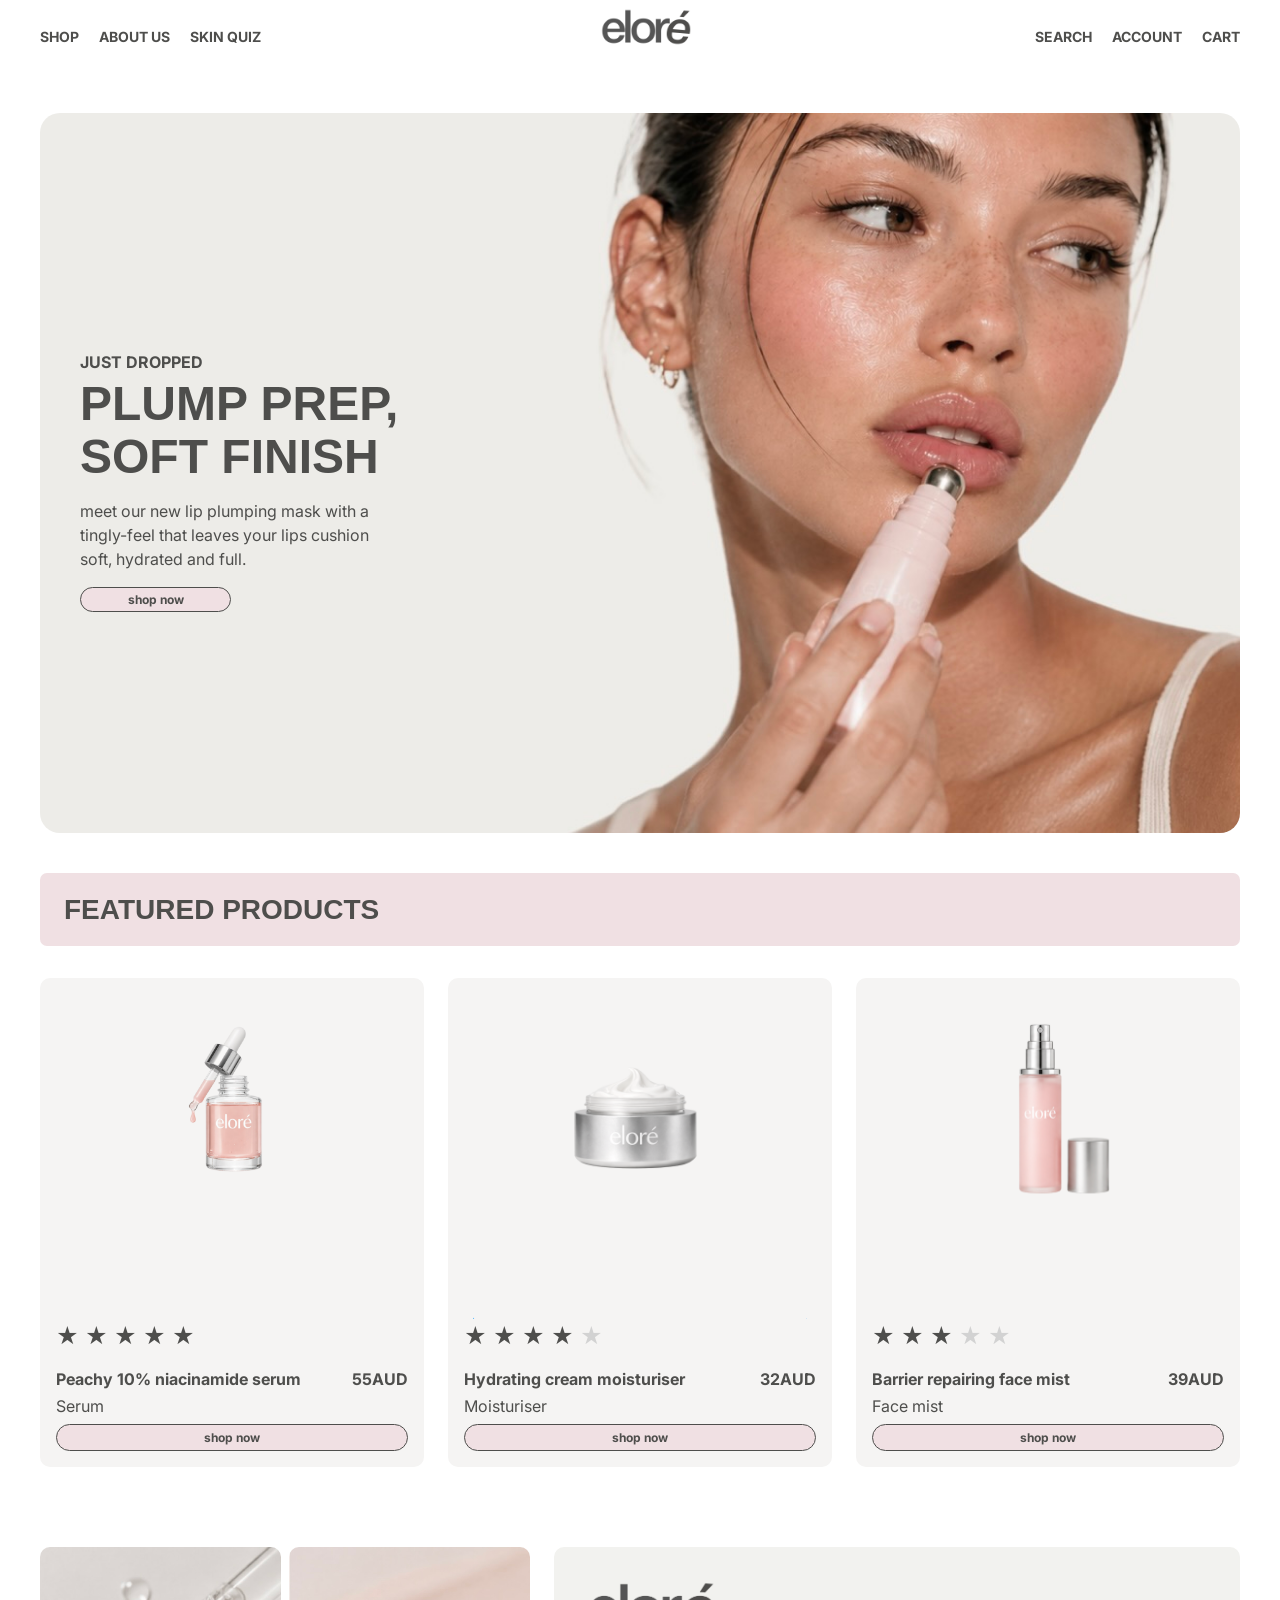
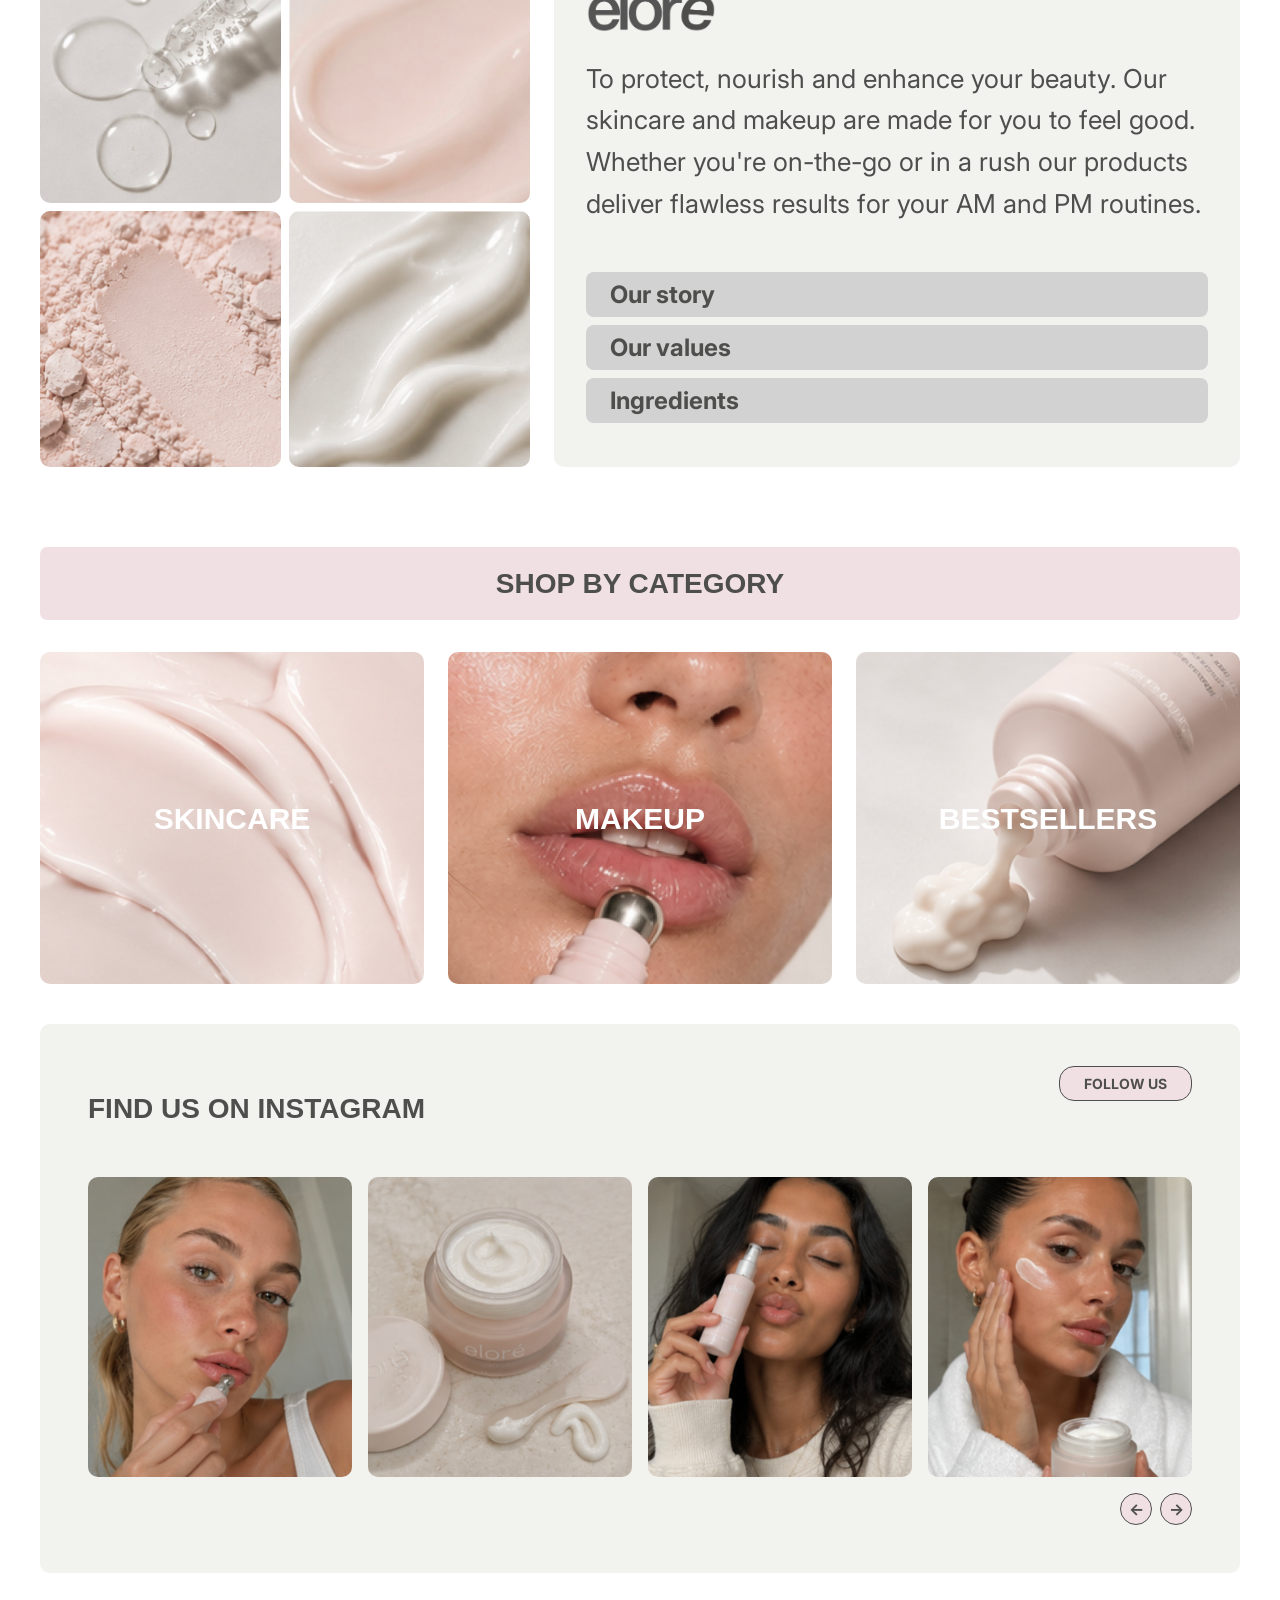
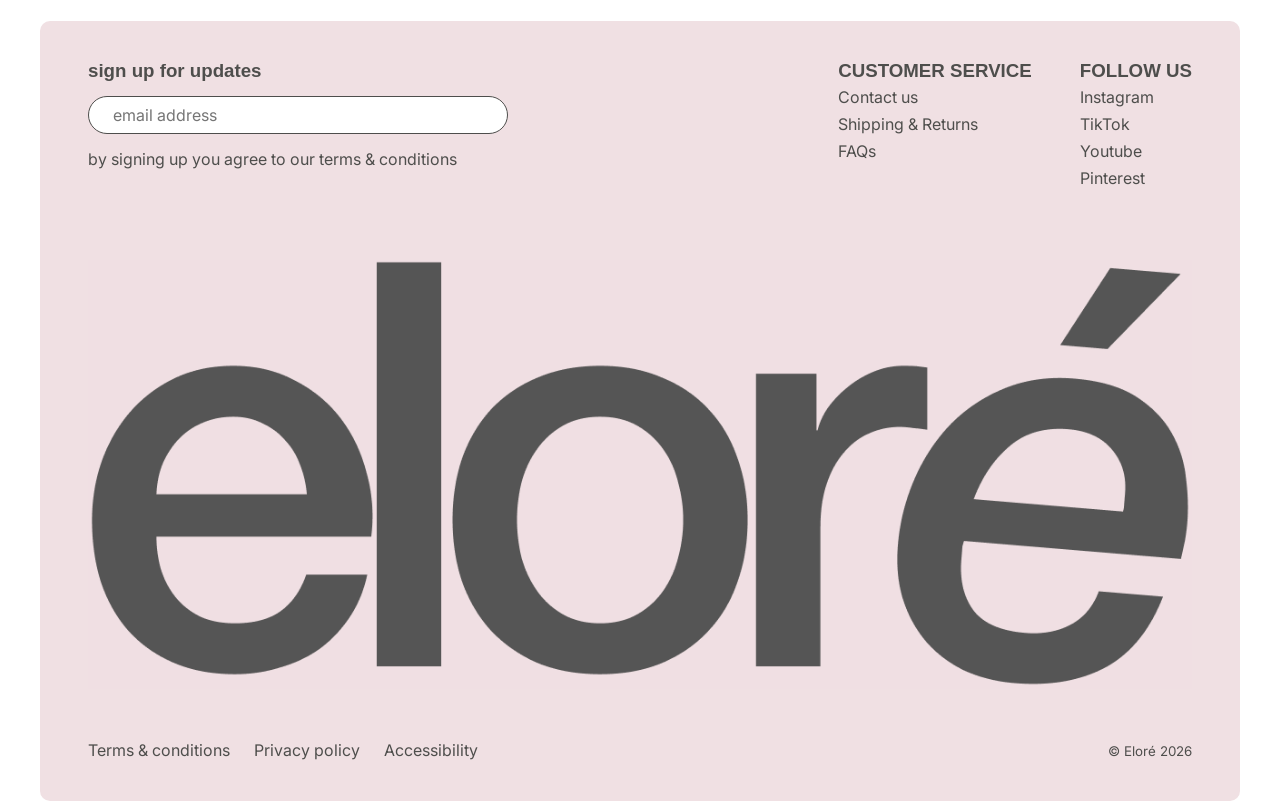
<file: index.html>
<!DOCTYPE html>
<html lang="en">
<head>
  <meta charset="UTF-8">
  <meta name="viewport" content="width=device-width, initial-scale=1.0">
  <title>Eloré – Skincare & Makeup</title>
  <link rel="preconnect" href="https://fonts.googleapis.com">
  <link rel="preconnect" href="https://fonts.gstatic.com" crossorigin>
  <link href="https://fonts.googleapis.com/css2?family=Inter:wght@400;600;700&display=swap" rel="stylesheet">
  <link rel="stylesheet" href="styles.css">
</head>
<body>

  <!-- 1. Navigation -->
<header>
  <nav aria-label="Main navigation">

    <div class="nav-left">
      <a href="shop.html">SHOP</a>
      <a href="#about-us">ABOUT US</a>
      <a href="#skin-quiz">SKIN QUIZ</a>
    </div>

    <div class="nav-center">
      <a href="#home" class="nav-logo" aria-label="Eloré homepage">
        <img src="https://emeliesahlstrom.github.io/images/elore-logo-nav.png" alt="Eloré">
      </a>

      <!-- Hamburger button (mobile only) -->
      <button class="hamburger" aria-label="Toggle navigation">
        <span></span>
        <span></span>
        <span></span>
      </button>
    </div>

    <div class="nav-right">
      <a href="#search">SEARCH</a>
      <a href="#account">ACCOUNT</a>
      <a href="#cart">CART</a>
    </div>

  </nav>
</header>

<main>

  <!-- 2. Hero section -->
  <section id="home" aria-labelledby="hero-title">
    <div class="hero-content">
      <p class="hero-kicker">JUST DROPPED</p>
      <h1 id="hero-title">
  PLUMP PREP,<br>
  SOFT FINISH
</h1>
      <p>meet our new lip plumping mask with a <br> 
        tingly-feel that leaves your lips cushion <br> 
        soft, hydrated and full.</p>
      <a href="product.html">
  <button type="button">shop now</button>
</a>
    </div>

  </section>

  <!-- 3. Featured products section -->
  <section id="featured-products" aria-labelledby="featured-heading">
  <header class="section-header">
    <h2 id="featured-heading">FEATURED PRODUCTS</h2>
  </header>


<!-- Horizontal row -->
    <div class="carousel-wrapper">
      <div class="product-row">

        <!-- Product 1 -->
        <article class="product-card">
          <figure>
            <img src="https://emeliesahlstrom.github.io/images/product-card-01-desktop.png"
                 alt="Peachy 10% niacinamide serum">
          </figure>
          <div class="product-rating" aria-label="Rated 5 out of 5 stars">
            <span>★ ★ ★ ★ ★</span>
          </div>
          <p class="product-title-price">
            <strong>Peachy 10% niacinamide serum</strong>
            <span>55AUD</span>
          </p>
          <p>Serum</p>
          <button type="button">shop now</button>
        </article>

        <!-- Product 2 -->
        <article class="product-card">
          <figure>
            <img src="https://emeliesahlstrom.github.io/images/product-card-02-desktop.png"
                 alt="Hydrating cream moisturiser">
          </figure>
          <div class="product-rating" aria-label="Rated 4 out of 5 stars">
            <span>★</span>
            <span>★</span>
            <span>★</span>
            <span>★</span>
            <span class="star-empty">★</span>
          </div>
          <p class="product-title-price">
            <strong>Hydrating cream moisturiser</strong>
            <span>32AUD</span>
          </p>
          <p>Moisturiser</p>
          <button type="button">shop now</button>
        </article>

        <!-- Product 3 -->
        <article class="product-card">
          <figure>
            <img src="https://emeliesahlstrom.github.io/images/product-card-03-desktop.png"
                 alt="Barrier repairing face mist">
          </figure>
          <div class="product-rating" aria-label="Rated 3 out of 5 stars">
            <span>★</span>
            <span>★</span>
            <span>★</span>
            <span class="star-empty">★</span>
            <span class="star-empty">★</span>
          </div>
          <p class="product-title-price">
            <strong>Barrier repairing face mist</strong>
            <span>39AUD</span>
          </p>
          <p>Face mist</p>
          <button type="button">shop now</button>
        </article>

      </div>
    </div>
  </section>

  <!-- 4. Eloré brand statement section -->
  <section id="brand-statement" aria-labelledby="brand-heading">
    <div class="brand-layout">

      <!-- Ingredient grid -->
      <div class="brand-ingredients-grid" aria-label="Key ingredient images">
        <figure>
          <img src="https://emeliesahlstrom.github.io/images/elore-card-01-desktop.jpeg"
               alt="Ingredient image 1">
        </figure>
        <figure>
          <img src="https://emeliesahlstrom.github.io/images/elore-card-02-desktop.jpeg"
               alt="Ingredient image 2">
        </figure>
        <figure>
          <img src="https://emeliesahlstrom.github.io/images/elore-card-03-desktop.png"
               alt="Ingredient image 3">
        </figure>
        <figure>
          <img src="https://emeliesahlstrom.github.io/images/elore-card-04-desktop.png"
               alt="Ingredient image 4">
        </figure>
      </div>

     <article class="brand-card">
  <img src="https://emeliesahlstrom.github.io/images/elore-logo-brand-section.png" alt="Eloré" id="brand-heading">

        <div class="brand-description">
  <p>To protect, nourish and enhance your beauty. Our skincare and makeup are made for you to feel good. Whether you're on-the-go or in a rush our products deliver flawless results for your AM and PM routines.</p>
</div>

        <div class="brand-actions">
          <button type="button">Our story</button>
          <button type="button">Our values</button>
          <button type="button">Ingredients</button>
        </div>
      </article>

    </div>
  </section>

  <!-- 5. Shop by category section -->
<section id="shop-by-category" aria-labelledby="category-heading">
    <header class="section-header">
      <h2 id="category-heading">SHOP BY CATEGORY</h2>
    </header>

    <div class="category-row">

      <article class="category-card">
        <figure>
          <img src="https://emeliesahlstrom.github.io/images/category-card-01-desktop.png"
               alt="Skincare products">
          <figcaption>SKINCARE</figcaption>
        </figure>
      </article>

      <article class="category-card">
        <figure>
          <img src="https://emeliesahlstrom.github.io/images/category-card-02-desktop.png"
               alt="Makeup products">
          <figcaption>MAKEUP</figcaption>
        </figure>
      </article>

      <article class="category-card">
        <figure>
          <img src="https://emeliesahlstrom.github.io/images/category-card-03-desktop.png"
               alt="Bestselling products">
          <figcaption>BESTSELLERS</figcaption>
        </figure>
      </article>

    </div>
  </section>

<!-- 6. Find us on Instagram section -->
  <section id="instagram" aria-labelledby="instagram-heading">
   <header class="section-header">
      <h2 id="instagram-heading">FIND US ON INSTAGRAM</h2>
    </header>
    <div class="carousel-wrapper no-fade">
      <div class="instagram-row">
        <figure class="instagram-card">
          <img src="https://emeliesahlstrom.github.io/images/instagram-card-01-desktop.png"
               alt="Eloré product image 1">
        </figure>
        <figure class="instagram-card">
          <img src="https://emeliesahlstrom.github.io/images/instagram-card-02-desktop.png"
               alt="Eloré product image 2">
        </figure>
        <figure class="instagram-card">
          <img src="https://emeliesahlstrom.github.io/images/instagram-card-03-desktop.png"
               alt="Eloré lifestyle image 1">
        </figure>
        <figure class="instagram-card">
          <img src="https://emeliesahlstrom.github.io/images/instagram-card-04-desktop.png"
               alt="Eloré lifestyle image 2">
        </figure>
      </div>
    </div>
    <div class="instagram-follow">
      <button type="button">FOLLOW US</button>
    </div>
    
    <div class="instagram-controls">
      <button type="button" aria-label="Previous Instagram image">&lt;-</button>
      <button type="button" aria-label="Next Instagram image">-&gt;</button>
    </div>

  </section>

</main>

<!-- 7. Footer -->
<footer aria-label="Site footer">
  <div class="footer-top">

    <div class="footer-left">
      <h3>sign up for updates</h3>
      <form action="#" method="post">
        <label for="newsletter-email" class="visually-hidden">Email address</label>
        <input id="newsletter-email" type="email" name="email" placeholder="email address" required>
        <p>by signing up you agree to our terms &amp; conditions</p>
      </form>
    </div>

    <div class="footer-right">

      <div class="footer-column">
        <h3>CUSTOMER SERVICE</h3>
        <ul>
          <li><a href="#contact">Contact us</a></li>
          <li><a href="#shipping-returns">Shipping &amp; Returns</a></li>
          <li><a href="#faqs">FAQs</a></li>
        </ul>
      </div>

      <div class="footer-column">
        <h3>FOLLOW US</h3>
        <ul>
          <li><a href="#instagram">Instagram</a></li>
          <li><a href="#tiktok">TikTok</a></li>
          <li><a href="#youtube">Youtube</a></li>
          <li><a href="#pinterest">Pinterest</a></li>
        </ul>
      </div>

    </div>
  </div>

 <div class="footer-logo">
  <img src="https://emeliesahlstrom.github.io/images/elore-logo-footer.png" alt="Eloré">
</div>

  <div class="footer-bottom">
    <div class="footer-bottom-left">
      <a href="#terms">Terms &amp; conditions</a>
      <a href="#privacy">Privacy policy</a>
      <a href="#accessibility">Accessibility</a>
    </div>
    <div class="footer-bottom-right">
      <small>© Eloré 2026</small>
    </div>
  </div>
</footer>

<script>
  document.addEventListener('DOMContentLoaded', function () {
    var nav = document.querySelector('header nav');
    var hamburger = document.querySelector('.hamburger');

    if (nav && hamburger) {
      hamburger.addEventListener('click', function () {
        nav.classList.toggle('nav-open');
      });
    }
  });
</script>
  
</body>
</html>
</file>
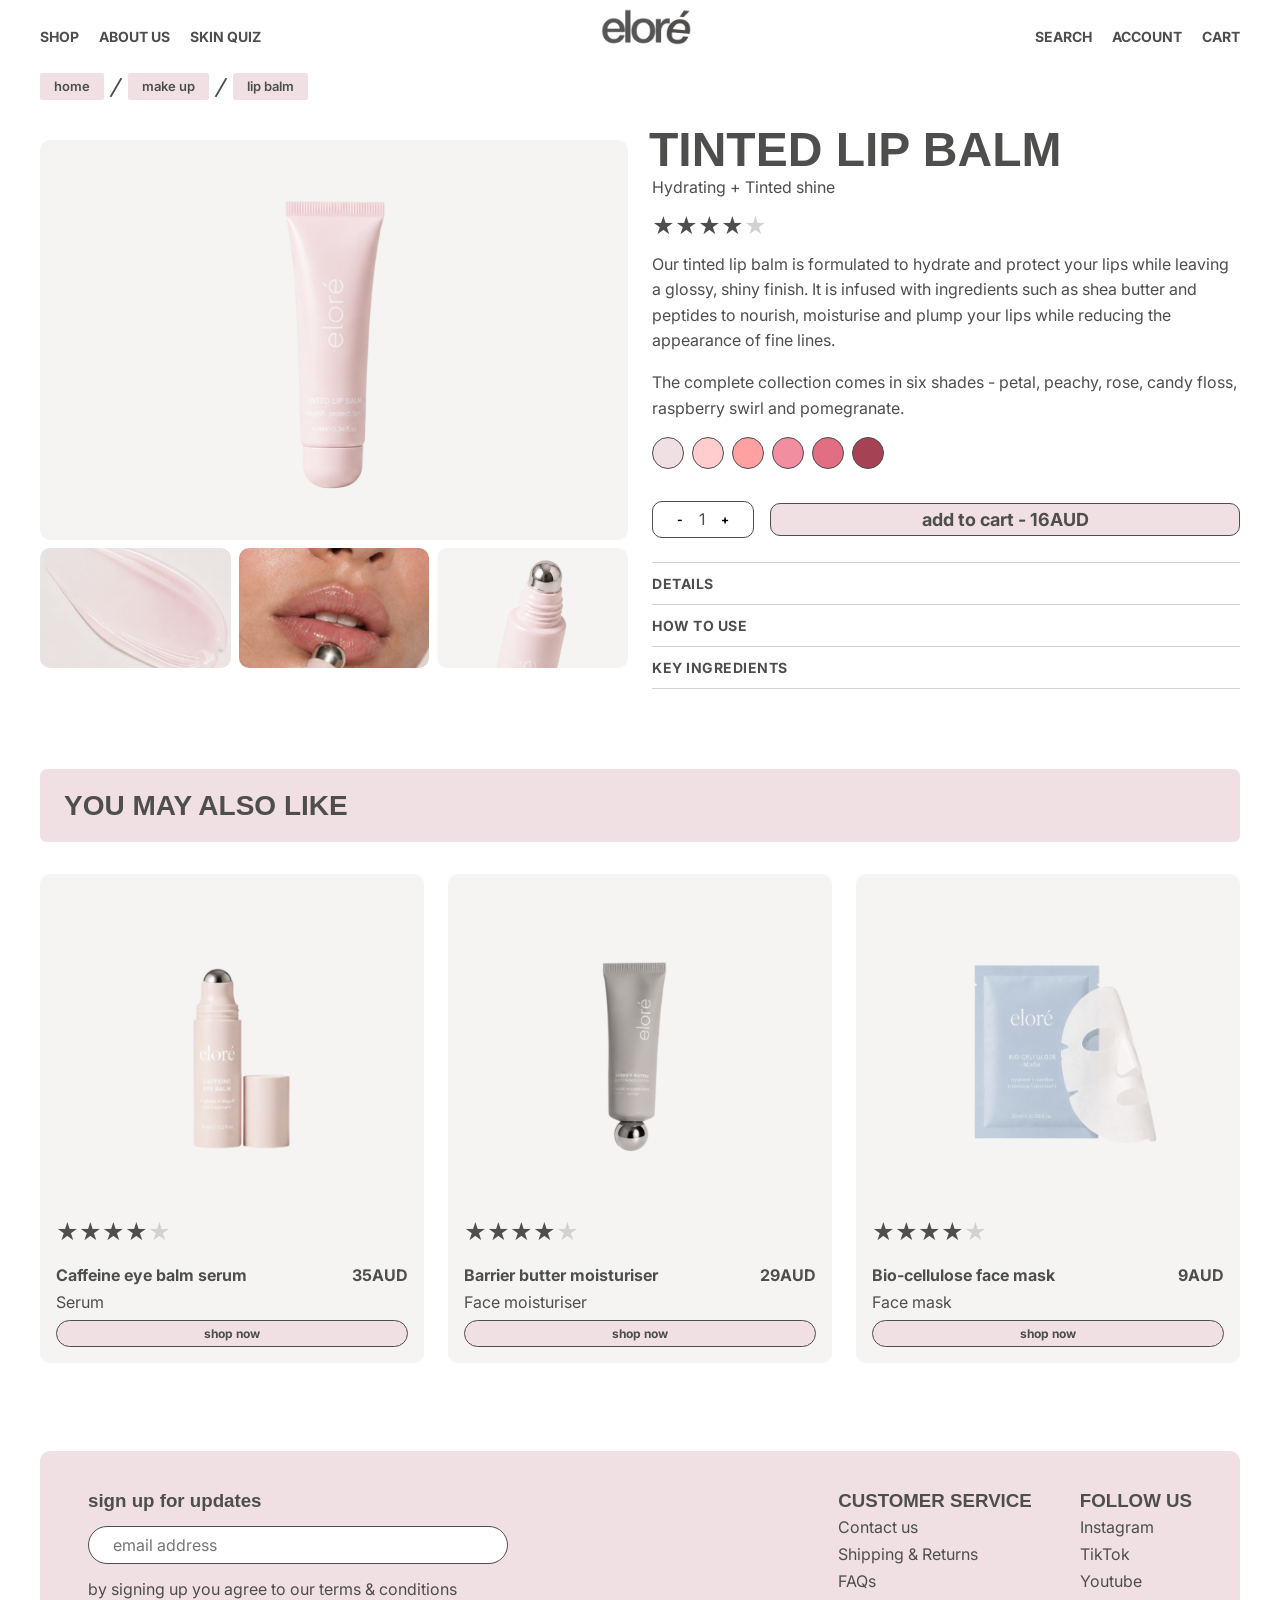
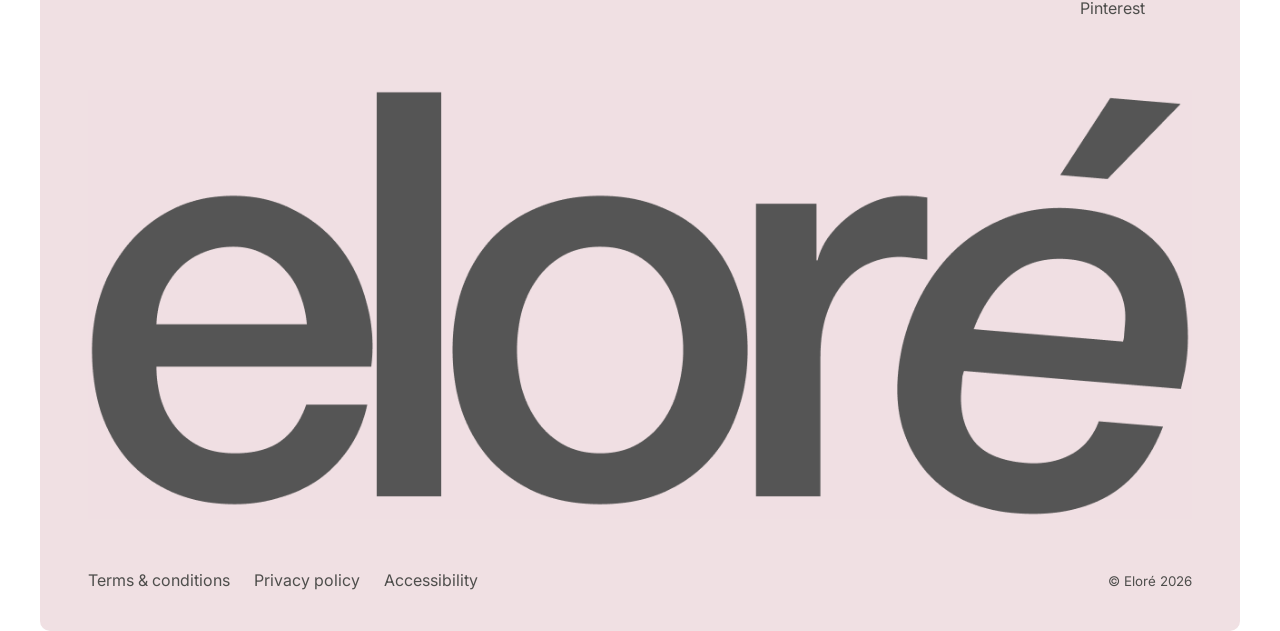
<file: product.html>
<!DOCTYPE html>
<html lang="en">
<head>
  <meta charset="UTF-8">
  <meta name="viewport" content="width=device-width, initial-scale=1.0">
  <title>Eloré – Tinted Lip Balm</title>
  <link rel="preconnect" href="https://fonts.googleapis.com">
  <link rel="preconnect" href="https://fonts.gstatic.com" crossorigin>
  <link href="https://fonts.googleapis.com/css2?family=Inter:wght@400;600;700&display=swap" rel="stylesheet">
  <link rel="stylesheet" href="styles.css">
</head>

<body>

  <!-- ================================
       NAVIGATION 
  ================================= -->
  <header>
    <nav aria-label="Main navigation">

      <div class="nav-left">
        <a href="shop.html">SHOP</a>
        <a href="about.html">ABOUT US</a>
        <a href="skin-quiz.html">SKIN QUIZ</a>
      </div>

     <div class="nav-center">
  <a href="index.html" class="nav-logo" aria-label="Eloré homepage">
    <img src="https://emeliesahlstrom.github.io/images/elore-logo-nav.png" alt="Eloré">
  </a>

  <!-- Hamburger button (mobile only) -->
  <button class="hamburger" aria-label="Toggle navigation">
    <span></span>
    <span></span>
    <span></span>
  </button>
</div>

      <div class="nav-right">
        <a href="search.html">SEARCH</a>
        <a href="account.html">ACCOUNT</a>
        <a href="cart.html">CART</a>
      </div>

    </nav>
  </header>


  <!-- ================================
       BREADCRUMB
  ================================= -->
<nav class="breadcrumb" aria-label="Breadcrumb">
  <ul class="breadcrumb-list">
    <li>
      <span class="breadcrumb-pill">
        <a href="index.html">home</a>
      </span>
    </li>

    <li class="breadcrumb-separator">/</li>

    <li>
      <span class="breadcrumb-pill">
        <a href="makeup.html">make up</a>
      </span>
    </li>

    <li class="breadcrumb-separator">/</li>

    <li aria-current="page">
      <span class="breadcrumb-pill">
        lip balm
      </span>
    </li>
  </ul>
</nav>



  <main>

    <!-- ================================
         PRODUCT DETAIL SECTION
    ================================= -->
    <section class="product-detail">

      <!-- LEFT COLUMN: IMAGE GALLERY -->
      <div class="product-gallery">

        <figure>
          <img src="images/product-card-06-shopping-page.png" alt="Tinted Lip Balm main image">
        </figure>

        <div class="gallery-thumbnails">
          <figure>
            <img src="images/product-detail-card-02.png" alt="Tinted Lip Balm thumbnail 1">
          </figure>
          <figure>
            <img src="images/category-card-02-desktop.png" alt="Tinted Lip Balm thumbnail 2">
          </figure>
          <figure>
            <img src="images/product-detail-card-04.png" alt="Tinted Lip Balm thumbnail 3">
          </figure>
        </div>

      </div>


      <!-- RIGHT COLUMN: PRODUCT INFO -->
      <div class="product-info">

        <h1>TINTED LIP BALM</h1>
        <p>Hydrating + Tinted shine</p>

        <div class="product-rating">
          <span>★</span><span>★</span><span>★</span><span>★</span><span class="star-empty">★</span>
        </div>

       <p>
  Our tinted lip balm is formulated to hydrate and protect your lips while leaving a glossy, shiny finish.
  It is infused with ingredients such as shea butter and peptides to nourish, moisturise and plump your lips
  while reducing the appearance of fine lines.
</p>

<p>
  The complete collection comes in six shades - petal, peachy, rose, candy floss, raspberry swirl and pomegranate.
</p>

        <!-- SHADE SWATCHES -->
        <div class="shade-swatches">
          <button type="button" style="background:#F0E0E3" aria-label="petal"></button>
          <button type="button" style="background:#FFCDCD" aria-label="peachy"></button>
          <button type="button" style="background:#FFA1A1" aria-label="rose"></button>
          <button type="button" style="background:#F18FA1" aria-label="candy floss"></button>
          <button type="button" style="background:#E16E83" aria-label="raspberry swirl"></button>
          <button type="button" style="background:#A54254" aria-label="pomegranate"></button>
        </div>

      <!-- QUANTITY + ADD TO CART -->
<div class="cart-row">
  <div class="quantity-selector">
    <button type="button" aria-label="Decrease quantity">-</button>
    <span>1</span>
    <button type="button" aria-label="Increase quantity">+</button>
  </div>

  <button type="button" class="add-to-cart">add to cart - 16AUD</button>
</div>

        <!-- ACCORDIONS -->
        <button type="button" class="accordion-trigger">Details</button>
        <div class="accordion-content"></div>

        <button type="button" class="accordion-trigger">How to use</button>
        <div class="accordion-content"></div>

        <button type="button" class="accordion-trigger">Key ingredients</button>
        <div class="accordion-content"></div>

      </div>

    </section>


    <!-- ================================
         YOU MAY ALSO LIKE
    ================================= -->
    <section class="related-products">

      <header class="section-header">
        <h2>YOU MAY ALSO LIKE</h2>
      </header>

      <div class="carousel-wrapper no-fade">
  <div class="related-row">

        <!-- Product A -->
        <article class="product-card">
          <figure>
           <img src="images/product-card-08-shopping-page.png" alt="Related product 1">
          </figure>
          <div class="product-rating">
            <span>★</span><span>★</span><span>★</span><span>★</span><span class="star-empty">★</span>
          </div>
          <p class="product-title-price">
            <strong>Caffeine eye balm serum</strong>
            <span>35AUD</span>
          </p>
          <p>Serum</p>
          <button type="button">shop now</button>
        </article>

        <!-- Product B -->
        <article class="product-card">
          <figure>
            <img src="images/product-card-04-shopping-page.png" alt="Related product 2">
          </figure>
         <div class="product-rating">
  <span>★</span><span>★</span><span>★</span><span>★</span><span class="star-empty">★</span>
</div>
          <p class="product-title-price">
            <strong>Barrier butter moisturiser </strong>
            <span>29AUD</span>
          </p>
          <p>Face moisturiser</p>
          <button type="button">shop now</button>
        </article>

        <!-- Product C -->
        <article class="product-card">
          <figure>
            <img src="images/product-card-14-shopping-page.png" alt="Related product 3">
          </figure>
         <div class="product-rating">
  <span>★</span><span>★</span><span>★</span><span>★</span><span class="star-empty">★</span>
</div>
          <p class="product-title-price">
            <strong>Bio-cellulose face mask</strong>
            <span>9AUD</span>
          </p>
          <p>Face mask</p>
          <button type="button">shop now</button>
        </article>
  </div>
</div>

      <!-- Carousel arrows -->
      <div class="related-controls">
        <button aria-label="Previous product">←</button>
        <button aria-label="Next product">→</button>
      </div>

    </section>

  </main>


  <!-- ================================
       FOOTER 
  ================================= -->
  <footer aria-label="Site footer">

    <div class="footer-top">

      <div class="footer-left">
        <h3>sign up for updates</h3>
        <form action="#" method="post">
          <label for="newsletter-email" class="visually-hidden">Email address</label>
          <input id="newsletter-email" type="email" name="email" placeholder="email address" required>
          <p>by signing up you agree to our terms &amp; conditions</p>
        </form>
      </div>

      <div class="footer-right">

        <div class="footer-column">
          <h3>CUSTOMER SERVICE</h3>
          <ul>
            <li><a href="#contact">Contact us</a></li>
            <li><a href="#shipping-returns">Shipping &amp; Returns</a></li>
            <li><a href="#faqs">FAQs</a></li>
          </ul>
        </div>

        <div class="footer-column">
          <h3>FOLLOW US</h3>
          <ul>
            <li><a href="#instagram">Instagram</a></li>
            <li><a href="#tiktok">TikTok</a></li>
            <li><a href="#youtube">Youtube</a></li>
            <li><a href="#pinterest">Pinterest</a></li>
          </ul>
        </div>

      </div>
    </div>

    <div class="footer-logo">
      <img src="https://emeliesahlstrom.github.io/images/elore-logo-footer.png" alt="Eloré">
    </div>

    <div class="footer-bottom">
      <div class="footer-bottom-left">
        <a href="#terms">Terms &amp; conditions</a>
        <a href="#privacy">Privacy policy</a>
        <a href="#accessibility">Accessibility</a>
      </div>
      <div class="footer-bottom-right">
        <small>© Eloré 2026</small>
      </div>
    </div>

  </footer>

  <script>
  document.addEventListener('DOMContentLoaded', function () {
    var nav = document.querySelector('header nav');
    var hamburger = document.querySelector('.hamburger');

    if (nav && hamburger) {
      hamburger.addEventListener('click', function () {
        nav.classList.toggle('nav-open');
      });
    }
  });
</script>
  
</body>
</html>
</file>
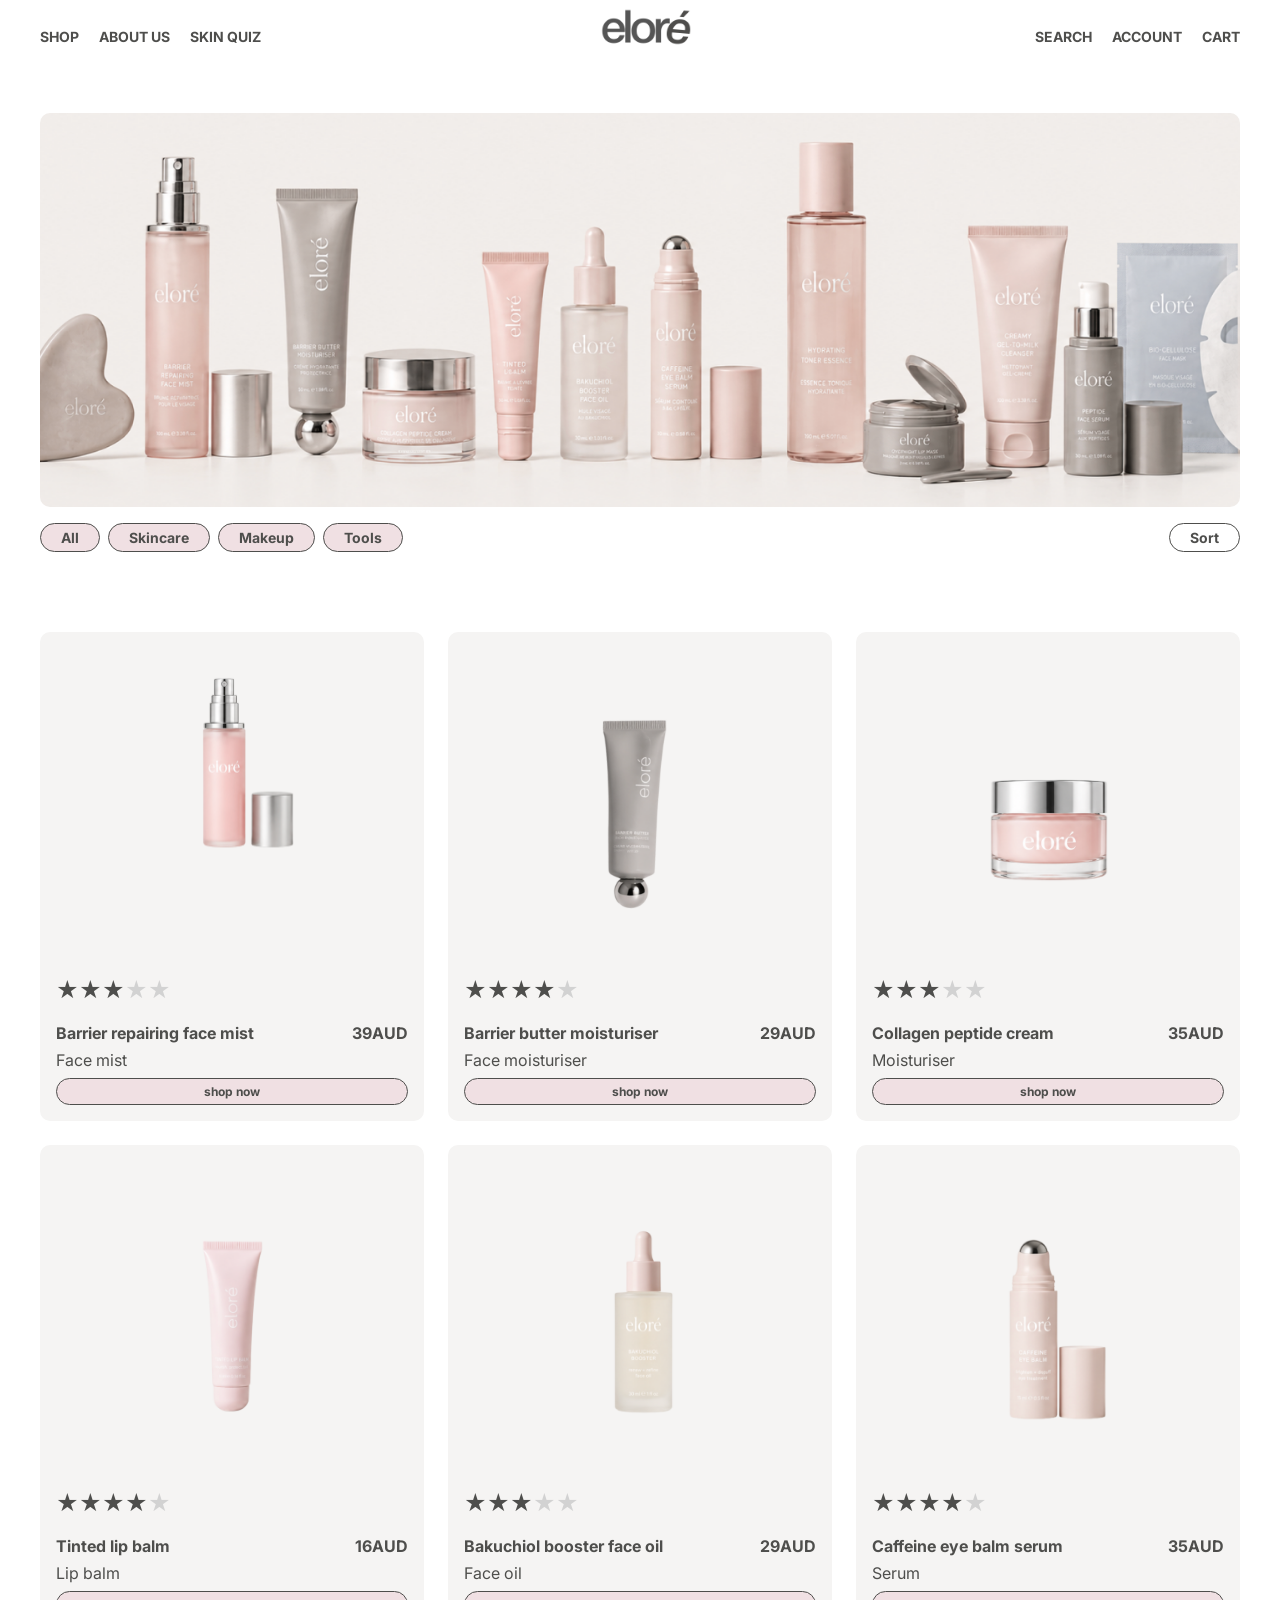
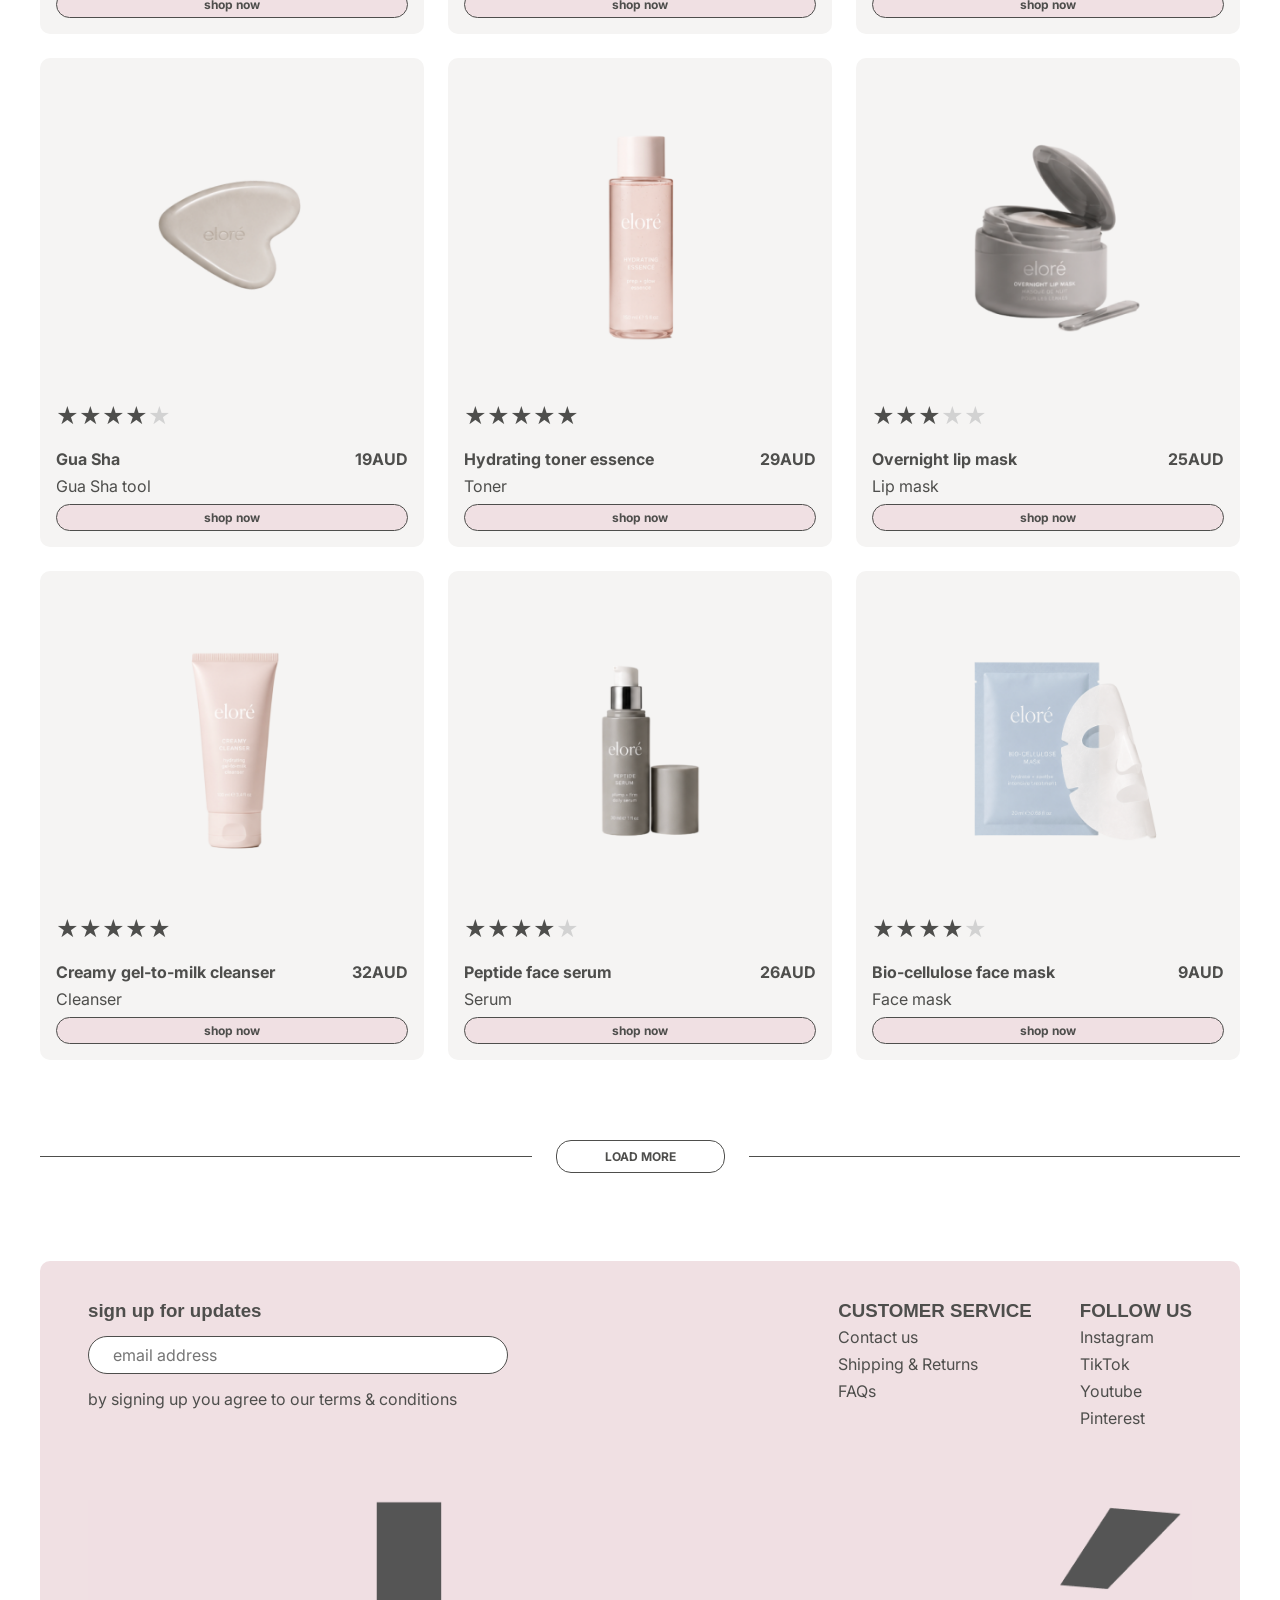
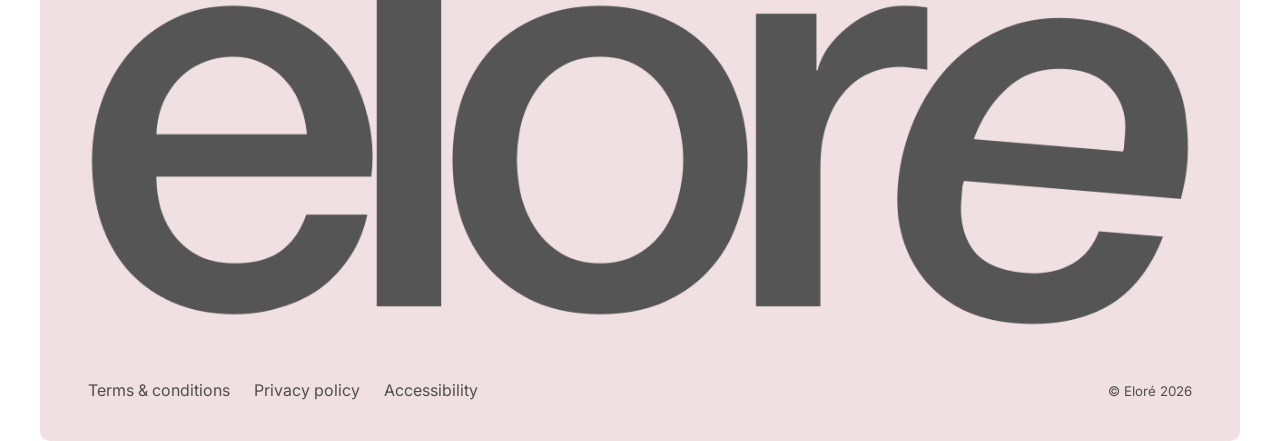
<file: shop.html>
<!DOCTYPE html>
<html lang="en">
<head>
  <meta charset="UTF-8">
  <meta name="viewport" content="width=device-width, initial-scale=1.0">
  <title>Eloré – Tinted Lip Balm</title>
  <link rel="preconnect" href="https://fonts.googleapis.com">
  <link rel="preconnect" href="https://fonts.gstatic.com" crossorigin>
  <link href="https://fonts.googleapis.com/css2?family=Inter:wght@400;600;700&display=swap" rel="stylesheet">
  <link rel="stylesheet" href="styles.css">
</head>
  
<body>

  <!-- ================================
       1. Navigation 
  ================================= -->

<header>
  <nav aria-label="Main navigation">
    <div class="nav-left">
      <a href="#shop">SHOP</a>
      <a href="#about-us">ABOUT US</a>
      <a href="#skin-quiz">SKIN QUIZ</a>
    </div>

  <div class="nav-center">
  <a href="index.html" class="nav-logo" aria-label="Eloré homepage">
    <img src="https://emeliesahlstrom.github.io/images/elore-logo-nav.png" alt="Eloré">
  </a>

  <!-- Hamburger button (mobile only) -->
  <button class="hamburger" aria-label="Toggle navigation">
    <span></span>
    <span></span>
    <span></span>
  </button>
</div>

    <div class="nav-right">
      <a href="#search">SEARCH</a>
      <a href="#account">ACCOUNT</a>
      <a href="#cart">CART</a>
    </div>
  </nav>
</header>

<main>

    <!-- ================================
         1. Banner Image Section
    ================================= -->
   <section class="shop-banner">
  <img src="images/hero-image-shopping-page-desktop.png" alt="Eloré shopping page banner">
</section>



    <!-- ================================
         2. Filter Bar
    ================================= -->
    <section class="shop-filters">
      <div class="filter-row">

        <button type="button">All</button>
        <button type="button">Skincare</button>
        <button type="button">Makeup</button>
        <button type="button">Tools</button>

        <button type="button" class="filter-sort">Sort</button>

      </div>
    </section>


    <!-- ================================
         3. Product Grid (12 products)
    ================================= -->

<section class="product-grid">

  <!-- Product 1 -->
  <article class="product-card">
  <figure>
    <img src="images/product-card-03-desktop.png" alt="Barrier repairing face mist">
  </figure>
    <div class="product-rating">
  <span>★</span><span>★</span><span>★</span><span class="star-empty">★</span><span class="star-empty">★</span>
</div>
    <p class="product-title-price">
      <strong>Barrier repairing face mist</strong>
      <span>39AUD</span>
    </p>
    <p>Face mist</p>
    <button type="button">shop now</button>
  </article>

  <!-- Product 2 -->
  <article class="product-card">
    <figure>
      <img src="images/product-card-04-shopping-page.png" alt="Barrier butter moisturiser">
    </figure>
    <div class="product-rating">
  <span>★</span><span>★</span><span>★</span><span>★</span><span class="star-empty">★</span>
</div>
    <p class="product-title-price">
      <strong>Barrier butter moisturiser</strong>
      <span>29AUD</span>
    </p>
    <p>Face moisturiser</p>
    <button type="button">shop now</button>
  </article>

  <!-- Product 3 -->
  <article class="product-card">
    <figure>
     <img src="images/product-card-05-shopping-page.png" alt="Collagen peptide cream">
    </figure>
    <div class="product-rating">
  <span>★</span><span>★</span><span>★</span><span class="star-empty">★</span><span class="star-empty">★</span>
</div>
    <p class="product-title-price">
      <strong>Collagen peptide cream</strong>
      <span>35AUD</span>
    </p>
    <p>Moisturiser</p>
    <button type="button">shop now</button>
  </article>

  <!-- Product 4 -->
  <article class="product-card">
    <figure>
      <img src="images/product-card-06-shopping-page.png" alt="Tinted lip balm">
    </figure>
    <div class="product-rating">
  <span>★</span><span>★</span><span>★</span><span>★</span><span class="star-empty">★</span>
</div>
    <p class="product-title-price">
      <strong>Tinted lip balm</strong>
      <span>16AUD</span>
    </p>
    <p>Lip balm</p>
    <button type="button">shop now</button>
  </article>

  <!-- Product 5 -->
  <article class="product-card">
    <figure>
      <img src="images/product-card-07-shopping-page.png" alt="Bakuchiol booster face oil">
    </figure>
    <div class="product-rating">
  <span>★</span><span>★</span><span>★</span><span class="star-empty">★</span><span class="star-empty">★</span>
</div>
    <p class="product-title-price">
      <strong>Bakuchiol booster face oil</strong>
      <span>29AUD</span>
    </p>
    <p>Face oil</p>
    <button type="button">shop now</button>
  </article>

  <!-- Product 6 -->
  <article class="product-card">
    <figure>
     <img src="images/product-card-08-shopping-page.png" alt="Caffeine eye balm serum">
    </figure>
    <div class="product-rating">
  <span>★</span><span>★</span><span>★</span><span>★</span><span class="star-empty">★</span>
</div>
    <p class="product-title-price">
      <strong>Caffeine eye balm serum</strong>
      <span>35AUD</span>
    </p>
    <p>Serum</p>
    <button type="button">shop now</button>
  </article>

  <!-- Product 7 -->
  <article class="product-card">
    <figure>
     <img src="images/product-card-09-shopping-page.png" alt="Gua Sha">
    </figure>
    <div class="product-rating">
  <span>★</span><span>★</span><span>★</span><span>★</span><span class="star-empty">★</span>
</div>
    <p class="product-title-price">
      <strong>Gua Sha</strong>
      <span>19AUD</span>
    </p>
    <p>Gua Sha tool</p>
    <button type="button">shop now</button>
  </article>

  <!-- Product 8 -->
  <article class="product-card">
    <figure>
      <img src="images/product-card-10-shopping-page.png" alt="Hydrating toner essence">
    </figure>
    <div class="product-rating">
  <span>★</span><span>★</span><span>★</span><span>★</span><span>★</span>
</div>
    <p class="product-title-price">
      <strong>Hydrating toner essence</strong>
      <span>29AUD</span>
    </p>
    <p>Toner</p>
    <button type="button">shop now</button>
  </article>

  <!-- Product 9 -->
  <article class="product-card">
    <figure>
      <img src="images/product-card-11-shopping-page.png" alt="Overnight lip mask">
    </figure>
<div class="product-rating">
  <span>★</span><span>★</span><span>★</span><span class="star-empty">★</span><span class="star-empty">★</span>
</div>
    <p class="product-title-price">
      <strong>Overnight lip mask</strong>
      <span>25AUD</span>
    </p>
    <p>Lip mask</p>
    <button type="button">shop now</button>
  </article>

  <!-- Product 10 -->
  <article class="product-card">
    <figure>
     <img src="images/product-card-12-shopping-page.png" alt="Creamy gel-to-milk cleanser">
    </figure>
    <div class="product-rating">
  <span>★</span><span>★</span><span>★</span><span>★</span><span>★</span>
</div>
    <p class="product-title-price">
      <strong>Creamy gel-to-milk cleanser</strong>
      <span>32AUD</span>
    </p>
    <p>Cleanser</p>
    <button type="button">shop now</button>
  </article>

  <!-- Product 11 -->
  <article class="product-card">
    <figure>
      <img src="images/product-card-13-shopping-page.png" alt="Peptide face serum">
    </figure>
    <div class="product-rating">
  <span>★</span><span>★</span><span>★</span><span>★</span><span class="star-empty">★</span>
</div>
    <p class="product-title-price">
      <strong>Peptide face serum</strong>
      <span>26AUD</span>
    </p>
    <p>Serum</p>
    <button type="button">shop now</button>
  </article>

  <!-- Product 12 -->
  <article class="product-card">
    <figure>
     <img src="images/product-card-14-shopping-page.png" alt="Bio-cellulose face mask">
    </figure>
   <div class="product-rating">
  <span>★</span><span>★</span><span>★</span><span>★</span><span class="star-empty">★</span>
</div>
    <p class="product-title-price">
      <strong>Bio-cellulose face mask</strong>
      <span>9AUD</span>
    </p>
    <p>Face mask</p>
    <button type="button">shop now</button>
  </article>

</section>


    <!-- ================================
         4. Load More Button
    ================================= -->
    <section class="load-more">
      <button type="button">Load more</button>
    </section>

  </main>


  <!-- ================================
       5. Footer 
  ================================= -->
  <footer aria-label="Site footer">
  <div class="footer-top">

    <div class="footer-left">
      <h3>sign up for updates</h3>
      <form action="#" method="post">
        <label for="newsletter-email" class="visually-hidden">Email address</label>
        <input id="newsletter-email" type="email" name="email" placeholder="email address" required>
        <p>by signing up you agree to our terms &amp; conditions</p>
      </form>
    </div>

    <div class="footer-right">

      <div class="footer-column">
        <h3>CUSTOMER SERVICE</h3>
        <ul>
          <li><a href="#contact">Contact us</a></li>
          <li><a href="#shipping-returns">Shipping &amp; Returns</a></li>
          <li><a href="#faqs">FAQs</a></li>
        </ul>
      </div>

      <div class="footer-column">
        <h3>FOLLOW US</h3>
        <ul>
          <li><a href="#instagram">Instagram</a></li>
          <li><a href="#tiktok">TikTok</a></li>
          <li><a href="#youtube">Youtube</a></li>
          <li><a href="#pinterest">Pinterest</a></li>
        </ul>
      </div>

    </div>
  </div>

 <div class="footer-logo">
  <img src="https://emeliesahlstrom.github.io/images/elore-logo-footer.png" alt="Eloré">
</div>

  <div class="footer-bottom">
    <div class="footer-bottom-left">
      <a href="#terms">Terms &amp; conditions</a>
      <a href="#privacy">Privacy policy</a>
      <a href="#accessibility">Accessibility</a>
    </div>
    <div class="footer-bottom-right">
      <small>© Eloré 2026</small>
    </div>
  </div>
</footer>

<script>
  document.addEventListener('DOMContentLoaded', function () {
    var nav = document.querySelector('header nav');
    var hamburger = document.querySelector('.hamburger');

    if (nav && hamburger) {
      hamburger.addEventListener('click', function () {
        nav.classList.toggle('nav-open');
      });
    }
  });
</script>
  
</body>
</html>
</file>
<file: styles.css>
.hero-content {
  height: 80vh;
  background: url("https://emeliesahlstrom.github.io/images/hero-homepage-desktop-jpg.jpeg") top left / cover no-repeat;
  display: flex;
  flex-direction: column;
  justify-content: center; /* vertical centering */
  padding-left: 40px; /* left spacing */
  color: #000; /* optional: ensure text is visible */

  border-radius: 20px;
}

.hero-kicker {
  font-weight: bold;
} 

#home .hero-content #hero-title {
  line-height: 1.1;
}

#home .hero-content p {
  margin-bottom: 4px;
  line-height: 1.5;
}

#home .hero-content button {
  width: 151px;
  height: 25px;
  padding: 0; /* ensures the height stays exactly 25px */
  margin-top: 12px;

  border: 1px solid #4E4E4C !important;
  color: #4E4E4C;
}

#home .hero-content button:hover,
#home .hero-content button:active {
  background: #FFFFFF;
}

.product-card button:hover,
.product-card button:active {
  background: #FFFFFF;
}

/* ================================
   ROOT DESIGN SYSTEM
================================ */
*,
*::before,
*::after {
  box-sizing: border-box;
} 

:root {
  /* Colours */
  --color-primary: #F0E0E3;
  --color-secondary: #F2F2EF;
  --color-bg: #FFFFFF;
  --color-text: #4E4E4C;
  --color-nav-bg: #FFFFFF;
  --color-cta: #F0E0E3;
  --color-accent: #D2D2D2;

  /* Spacing scale */
  --space-xs: 4px;
  --space-sm: 8px;
  --space-md: 16px;
  --space-lg: 24px;
  --space-xl: 32px;
  --space-2xl: 48px;
  --space-3xl: 64px;

  /* Typography */
  --font-heading: "Helvetica Neue", sans-serif;
  --font-body: "Inter", sans-serif;

  --h1-size: 48px;
  --h2-size: 28px;
  --body-size: 16px;
  --body-line: 19px;

  --nav-font-size: 14px;
  --nav-font-weight: 700;

  --button-font-size: 12px;
  --button-font-weight: 700;

  /* Layout */
  --content-max-width: 1440px;
  --section-padding-y: 40px;
  --card-padding: 16px;
  --card-gap: 24px;
  --nav-height: 73px;

  --button-radius: 15px;
  --button-padding-y: 5px;
  --button-padding-x: 20px;
}

/* ================================
   GLOBAL ELEMENTS
================================ */

body {
  background: var(--color-bg);
  color: var(--color-text);
  font-family: var(--font-body);
  font-size: var(--body-size);
  line-height: var(--body-line);
  margin: 0;
  padding: 0;
}

body {
  margin: 0;
}

body {
  padding-left: 40px;
  padding-right: 40px;
}


main, header, footer {
  max-width: var(--content-max-width);
  margin: 0 auto;
}

h1, h2, h3 {
  font-family: var(--font-heading);
  margin: 0;
}

h1 {
  font-size: var(--h1-size);
}

h2 {
  font-size: var(--h2-size);
}

/* ================================
   HEADER / NAVIGATION
================================ */

header {
  background: var(--color-nav-bg);
  height: var(--nav-height);
  display: flex;
  align-items: center;
}

nav {
  display: flex;
  justify-content: space-between;
  align-items: center;
  width: 100%;
}

nav a {
  text-decoration: none;
  color: var(--color-text);
  font-family: var(--font-body);
  font-size: var(--nav-font-size);
  font-weight: var(--nav-font-weight);
  margin-right: var(--space-md);
}

.nav-logo img {
  height: 46px;
  width: auto;
  display: block;
}

.nav-left a:last-child,
.nav-right a:last-child {
  margin-right: 0;
}

nav a:hover {
  color: #F0E0E3;
}

.hamburger {
  display: none;
} 

/* ================================
   HERO SECTION
================================ */

#home {
  padding-bottom: 0;
}

#home .hero-content {
  height: 80vh;
  background: url("https://emeliesahlstrom.github.io/images/hero-homepage-desktop-jpg.jpeg")
              top left / cover no-repeat;
  display: flex;
  flex-direction: column;
  justify-content: center;
  padding-left: 40px;
  color: var(--color-text);
}

/* ================================
   BUTTONS
================================ */

button {
  background: var(--color-cta);
  border: none;
  border-radius: var(--button-radius);
  padding: var(--button-padding-y) var(--button-padding-x);
  font-family: var(--font-body);
  font-size: var(--button-font-size);
  font-weight: var(--button-font-weight);
}

/* ================================
   SECTION SPACING
================================ */

section {
  padding-top: var(--section-padding-y);
  padding-bottom: var(--section-padding-y);
}

.section-header {
  background: #F0E0E3;
  padding: 0px 24px;      
  border-radius: 7px;

  display: flex;
  justify-content: flex-start;
  align-items: center;

  max-width: var(--content-max-width);
  margin-left: auto;
  margin-right: auto;
  margin-bottom: var(--space-xl);
}

.section-header h2 {
  line-height: 1;   
}

/* ================================
   SHOP PAGE BANNER
================================ */

.shop-banner img {
  width: 100%;
  height: 394px;
  object-fit: cover;
  border-radius: 10px;
  display: block;
}


/* ================================
   FEATURED PRODUCTS
================================ */

.product-list,
.product-row,
.related-row {
  display: flex;
  gap: var(--card-gap);
}

.product-card {
  background: #F5F4F3;
  padding: var(--card-padding);
  display: flex;
  flex-direction: column;
  gap: var(--space-sm);
  flex: 1;
  border-radius: 10px;
}

.product-card figure {
  margin: 0;
}

.product-card img {
  width: 100%;
  height: 325px;
  object-fit: contain;
  display: block;
}

.product-card button {
  border: 1px solid #4E4E4C;
  color: #4E4E4C;
}

.star-empty {
  color: #D2D2D2;
}

.product-card p span {
  font-weight: bold;
}

.product-title-price {
  display: flex;
  justify-content: space-between;
  align-items: baseline;
}

.product-card p {
  margin: 0;
}

/* ================================
   BRAND STATEMENT
================================ */

.brand-layout {
  display: grid;
  grid-template-columns: auto 1fr;
  align-items: stretch;
  gap: var(--card-gap);
}

.brand-ingredients-grid {
  display: grid;
  grid-template-columns: repeat(2, 1fr);
  gap: var(--space-sm);
}

.brand-card {
  display: flex;
  flex-direction: column;
  gap: var(--space-lg);
  background: var(--color-secondary);
  padding: var(--space-xl);
  border-radius: 10px;
  flex: 1;
}

.brand-ingredients-grid img {
  width: 241px;
  height: 256px;
  object-fit: cover;
  display: block;
  border-radius: 10px;
}

.brand-ingredients-grid figure {
  margin: 0;
} 

.brand-description p {
  font-size: 26px;
  line-height: 1.6;
  margin: 0;
}

.brand-actions {
  display: flex;
  flex-direction: column;
  gap: var(--space-sm);
}

.brand-actions button {
  background: var(--color-accent);
  color: var(--color-text);
  text-align: left;
  width: 100%;
  padding: var(--space-sm) var(--space-lg);
  border-radius: 8px;
  border: none;
  font-size: 24px;
}

.brand-card img#brand-heading {
  width: 130px;
  height: auto;
  display: block;
}

.brand-actions {
  margin-top: var(--space-lg);
}

/* ================================
   SHOP BY CATEGORY
================================ */

.category-cards,
.category-row {
  display: flex;
  gap: var(--card-gap);
}

.category-card img {
  width: 100%;
  display: block;
  border-radius: 10px;
}

.category-card figure {
  position: relative;
  margin: 0;
}

.category-card figcaption {
  position: absolute;
  top: 50%;
  left: 50%;
  transform: translate(-50%, -50%);
  font-family: var(--font-heading);
  color: #FFFFFF;
  font-weight: bold;
  font-size: 30px;
  margin: 0;
}

#shop-by-category .section-header {
  justify-content: center;
}

/* ================================
   INSTAGRAM SECTION
================================ */

.instagram-gallery,
.instagram-row {
  display: flex;
  gap: var(--space-md);
}

.instagram-card {
  flex: 1;
  margin: 0;
}

.instagram-card img {
  width: 100%;
  height: 300px;
  object-fit: cover;
  display: block;
  border-radius: 10px;
}

#instagram .section-header {
  background: none;
  justify-content: space-between;
  padding: 0;
}

#instagram .section-header button {
  border: 1px solid #4E4E4C;
  font-size: 14px;
  font-weight: 600;
  color: #4E4E4C;
}

#instagram {
  background: #F2F2EF;
  border-radius: 10px;
  padding: var(--space-2xl);
}

.instagram-controls {
  display: flex;
  justify-content: flex-end;
  gap: var(--space-sm);
  margin-top: var(--space-md);
}

.instagram-controls button {
  width: 32px;
  height: 32px;
  border-radius: 50%;
  border: 0.5px solid #4E4E4C;
  background: var(--color-cta);
  color: #4E4E4C;
  display: flex;
  align-items: center;
  justify-content: center;
  padding: 0;
  font-size: 16px;
}

#instagram {
  position: relative;
}

.instagram-follow {
  position: absolute;
  top: calc(var(--space-2xl) - 6px);
  right: var(--space-2xl);
}

.instagram-follow button {
  border: 1px solid #4E4E4C;
  color: #4E4E4C;
  font-size: 14px;
  padding: var(--space-sm) var(--space-lg);
}

/* ================================
   FOOTER
================================ */

footer {
  background: #F0E0E3;
  border-radius: 10px;
  padding: var(--section-padding-y) var(--space-2xl);
  margin-top: var(--space-2xl);
}

.footer-column a,
.footer-bottom-left a {
  color: var(--color-text);
  text-decoration: none;
}

.visually-hidden {
  position: absolute;
  width: 1px;
  height: 1px;
  padding: 0;
  margin: -1px;
  overflow: hidden;
  white-space: nowrap;
  border: 0;
}

#newsletter-email {
  width: 420px;
  padding: var(--space-sm) var(--space-lg);
  border: 1px solid var(--color-text);
  border-radius: 30px;
  font-family: var(--font-body);
  font-size: var(--body-size);
  margin-bottom: var(--space-sm);
  display: block;
}

.footer-column h3 {
  margin-bottom: var(--space-sm);
}

.footer-left h3 {
  margin-bottom: var(--space-md);
}

.footer-top {
  display: flex;
  justify-content: space-between;
  margin-bottom: var(--space-3xl);
}

.footer-right {
  display: flex;
  gap: var(--space-2xl);
}

.footer-column ul {
  list-style: none;
  padding: 0;
  margin: 0;
}

.footer-column li {
  margin-bottom: var(--space-sm);
}

.footer-logo {
  text-align: center;
  margin-top: var(--space-3xl);
  margin-bottom: var(--space-2xl);
}

.footer-logo img {
  width: 100%;
  max-width: 1400px;
  height: auto;
  display: inline-block;
}

.footer-bottom {
  display: flex;
  justify-content: space-between;
}

.footer-bottom-left {
  display: flex;
  gap: var(--space-lg);
}

/* ================================
   SHOP PAGE FILTER BAR
================================ */

.filter-row button {
  font-size: 14px;
  color: #4E4E4C;
  border: 1px solid #4E4E4C;
}

.filter-row {
  display: flex;
  align-items: center;
  gap: var(--space-sm);
}

.filter-sort {
  margin-left: auto;
  background: none;
}

.shop-banner {
  padding-bottom: 0;
}

.shop-filters {
  padding-top: var(--space-md);
}

.product-grid {
  display: grid;
  grid-template-columns: repeat(3, 1fr);
  gap: var(--card-gap);
}

.load-more {
  display: flex;
  align-items: center;
  gap: var(--space-lg);
}

.load-more::before,
.load-more::after {
  content: "";
  flex: 1;
  height: 1px;
  background: #4E4E4C;
}

.load-more button {
  background: none;
  border: 1px solid #4E4E4C;
  color: #4E4E4C;
  font-size: 12px;
  text-transform: uppercase;
  padding: var(--space-sm) var(--space-2xl);
}

.breadcrumb-list {
  list-style: none;
  display: flex;
  align-items: center;
  gap: 8px;
  padding: 0;
  margin: 0;
  font-size: 16px;
}

.breadcrumb-pill {
  display: inline-block;
  background: #F0E0E3;
  padding: 4px 14px;
  border-radius: 2px;
  font-weight: 600;
  font-size: 13px;
}

.breadcrumb-separator {
  font-size: 24px;
  color: #4E4E4C;
  transform: rotate(15deg);
  display: inline-block;
}

.breadcrumb-list a {
  text-decoration: none;
  color: #4E4E4C;
  font-size: 13px;
  font-weight: 600;
  margin-right: 0;
}

/* ================================
   PRODUCT DETAIL PAGE
================================ */

.product-detail {
  display: grid;
  grid-template-columns: 1fr 1fr;
  gap: var(--card-gap);
}

.product-gallery figure {
  margin: 0;
}

.product-gallery > figure img {
  width: 100%;
  height: 400px;
  object-fit: cover;
  border-radius: 10px;
  display: block;
}

.gallery-thumbnails {
  display: flex;
  gap: var(--space-sm);
  margin-top: var(--space-sm);
}

.gallery-thumbnails figure {
  flex: 1;
  margin: 0;
}

.gallery-thumbnails img {
  width: 100%;
  height: 120px;
  object-fit: cover;
  border-radius: 10px;
  display: block;
}

.product-info h1 {
  margin-bottom: var(--space-xs);
}

.product-info p {
  margin: 0 0 var(--space-md) 0;
  line-height: 1.6;
}

.product-rating {
  font-size: 22px;
  margin-bottom: var(--space-md);
}

.shade-swatches {
  display: flex;
  gap: var(--space-sm);
  margin-bottom: var(--space-xl);
}

.shade-swatches button {
  width: 32px;
  height: 32px;
  border-radius: 50%;
  border: 1px solid var(--color-text);
  padding: 0;
}

.cart-row {
  display: flex;
  align-items: center;
  gap: var(--space-md);
  margin-bottom: var(--space-lg);
}

.quantity-selector {
  display: flex;
  align-items: center;
  gap: var(--space-md);
  border: 1px solid var(--color-text);
  border-radius: 10px;
  padding: var(--space-sm) var(--space-lg);
  background: none;
}

.quantity-selector button {
  background: none;
  border: none;
  border-radius: 0;
  width: auto;
  height: auto;
  padding: 0;
}

.add-to-cart {
  flex: 1;
  border: 1px solid #4E4E4C;
  border-radius: 10px;
  font-size: 18px;
  margin-bottom: 0;
  color: #4E4E4C;
}

.accordion-trigger {
  display: block;
  width: 100%;
  text-align: left;
  background: none;
  border: none;
  border-top: 1px solid var(--color-accent);
  border-radius: 0;
  padding: 12px 0;
  font-family: var(--font-body);
  font-size: 14px;
  font-weight: 700;
  text-transform: uppercase;
  letter-spacing: 0.5px;
  color: var(--color-text);
}

.accordion-trigger:last-of-type {
  border-bottom: 1px solid var(--color-accent);
}

.accordion-content {
  display: none;
}

.product-info h1 {
  margin: 0 0 var(--space-md) 0;
  padding: 0;
  margin-left: -3px;
}

.product-info {
  display: flex;
  flex-direction: column;
}

.related-controls {
  display: none;
}


/* ================================
   RESPONSIVE LAYER (MOBILE + TABLET)
================================ */
@media (max-width: 375px) {

  /* GLOBAL */
  body {
    padding-left: 16px;
    padding-right: 16px;
  }

  .product-info h1 {
    font-size: 32px;
  }
  
  h1, h2, h3, p, a, button {
    font-size: calc(var(--body-size) * 0.85);
  }

  /* NAVIGATION → Hamburger */
  nav {
    position: relative;
  }

  .nav-left,
  .nav-right {
    display: none;
  }

.hamburger {
  width: 24px;
  height: 18px;
  display: flex;
  flex-direction: column;
  justify-content: space-between;
  cursor: pointer;
  background: none;
  border: none;
  padding: 0;
  border-radius: 0;
}

  .hamburger span {
    height: 3px;
    background: #4C4546;
    border-radius: 2px;
    display: block;
  }

  .nav-center {
    display: flex;
    justify-content: space-between;
    align-items: center;
    width: 100%;
  }
  
  nav.nav-open .nav-left,
  nav.nav-open .nav-right {
    display: flex;
    flex-direction: column;
    gap: 16px;
    margin-top: 16px;
  }

  .nav-logo {
  order: 2;
}

.hamburger {
  order: 1;
}
  
  /* HERO */
#home .hero-content {
    height: 280px;
    padding: var(--space-md) var(--space-md) var(--space-lg) var(--space-md);
    justify-content: flex-end;
    background-position: center 15%;
    position: relative;
    border-radius: 12px;
    overflow: hidden;
  }

  #home .hero-content::before {
    background: linear-gradient(to top right, rgba(255,255,255,0.95) 0%, rgba(255,255,255,0.6) 40%, transparent 70%);
  }

  #home .hero-content::before {
    content: "";
    position: absolute;
    inset: 0;
    background: linear-gradient(to top, rgba(255,255,255,0.85) 0%, rgba(255,255,255,0.4) 60%, transparent 100%);
    border-radius: 12px;
  }

  #home .hero-content > * {
    position: relative;
    z-index: 1;
  }

  #home .hero-content #hero-title {
    font-size: 24px;
  }

  #home .hero-content p {
    font-size: 13px;
    max-width: 100%;
  }

  #home .hero-content .hero-kicker {
    font-size: 12px;
  }

.section-header {
    padding: 4px 16px;
    min-height: 0;
  }

  .section-header h2 {
    line-height: 1.2;
    margin: 4px 0;
  }
  
  /* PRODUCT CARDS → 1 column */
  .product-row,
  .product-list,
  .product-grid {
    display: grid;
    grid-template-columns: 1fr;
    gap: var(--space-md);
  }

 /* Featured products → swipeable carousel, 2 cards visible */
  #featured-products .product-row {
    display: flex;
    overflow-x: auto;
    scroll-snap-type: x mandatory;
    gap: var(--space-md);
    padding-bottom: var(--space-sm);
    -webkit-overflow-scrolling: touch;
  }

  #featured-products .product-card {
    flex: 0 0 calc(50% - var(--space-md) / 2);
    scroll-snap-align: start;
  }
  #featured-products .product-card img {
    height: 160px;
  }

 #featured-products .product-title-price {
    display: flex;
    flex-direction: column;
    gap: 2px;
    font-size: 13px;
  }

  #featured-products .product-title-price strong {
    font-size: 13px;
    line-height: 1.3;
  }

  #featured-products .product-title-price span {
    font-size: 13px;
  }

  #featured-products .product-card p {
    font-size: 12px;
  }

  #featured-products .product-rating {
    font-size: 14px;
    margin-bottom: var(--space-xs);
  }

  #featured-products .product-card {
    gap: var(--space-xs);
  }

  .carousel-wrapper {
    position: relative;
  }

  .carousel-wrapper::after {
    content: "";
    position: absolute;
    top: 0;
    right: 0;
    bottom: 0;
    width: 40px;
    background: linear-gradient(to right, transparent, #FFFFFF);
    pointer-events: none;
  }
  
 /* SHOP PAGE GRID → 2 columns */
  .product-grid {
    grid-template-columns: repeat(2, 1fr);
    gap: var(--space-md);
  }
  
  /* PRODUCT DETAIL PAGE */
  .product-detail {
    display: flex;
    flex-direction: column;
    gap: var(--space-xl);
  }

  .product-gallery {
    width: 100%;
  }

  .gallery-thumbnails {
    display: flex;
    gap: var(--space-sm);
  }

  .product-info {
    width: 100%;
  }

  /* FOOTER */
  footer {
    padding: 16px;
  }

  .footer-top {
    flex-direction: column;
    gap: var(--space-xl);
  }

  .footer-right {
    flex-direction: column;
  }

header {
  height: auto;
  min-height: var(--nav-height);
}

nav.nav-open {
  flex-direction: column;
  align-items: flex-start;
}

nav.nav-open .nav-center {
  order: 1;
  width: 100%;
}

nav.nav-open .nav-left {
  order: 2;
  width: 100%;
}

nav.nav-open .nav-right {
  order: 3;
  width: 100%;
}

  nav.nav-open a:hover,
  nav.nav-open a:active {
    color: #F0E0E3;
  }
  
  #brand-statement .brand-layout {
    display: flex;
    flex-direction: column;
  }

  .brand-ingredients-grid img {
    width: 100%;
    height: 140px;
  }

  .brand-card img#brand-heading {
    width: 80px;
  }

  .brand-description p {
    font-size: 14px;
    line-height: 2.0;
  }

  .brand-card {
    gap: var(--space-sm);
    padding: var(--space-md);
  }

.brand-actions {
    margin-top: var(--space-3xl);
    gap: var(--space-md);
  }

  .brand-actions button {
    font-size: 14px;
    padding: var(--space-xs) var(--space-md);
  }

  #brand-statement {
    padding-top: var(--space-md);
  } 

  #shop-by-category {
    padding-top: var(--space-md);
  }

.category-row {
    display: flex;
    flex-direction: column;
  }

  .category-card figure img {
    width: 100%;
    height: 300px;
    object-fit: cover;
  }

#instagram .section-header {
    padding: var(--space-xs) var(--space-sm);
    justify-content: flex-start;
  }

  #instagram .section-header h2 {
    font-size: 18px;
  }

.instagram-follow {
    position: static;
    display: flex;
    justify-content: flex-end;
    margin-top: var(--space-sm);
  }

  .instagram-follow button {
    font-size: 13px;
    padding: var(--space-xs) var(--space-md);
    border: 1px solid #4E4E4C;
    color: #4E4E4C;
  }

  .instagram-controls {
    display: none;
  }

  #instagram .instagram-row {
    display: flex;
    overflow-x: auto;
    scroll-snap-type: x mandatory;
    gap: var(--space-sm);
    -webkit-overflow-scrolling: touch;
  }

  #instagram .instagram-card {
    flex: 0 0 calc(50% - var(--space-sm) / 1.5);
    scroll-snap-align: start;
  }

  #instagram .instagram-card img {
    aspect-ratio: 1 / 1;
    height: auto;
    width: 100%;
  }

.carousel-wrapper.no-fade::after {
    display: none;
  }

  #instagram {
    padding: var(--space-md);
  }

  #instagram .instagram-row {
    gap: var(--space-xs);
  }

#newsletter-email {
    width: 100%;
  }

  .footer-left form {
    width: 100%;
  }

  .footer-bottom {
    flex-wrap: wrap;
    gap: var(--space-xs) var(--space-md);
  }

  .footer-bottom-left {
    gap: var(--space-sm);
    flex-wrap: wrap;
  }

  .footer-bottom a,
  .footer-bottom small {
    font-size: 11px;
  }

.shop-banner img {
    height: 160px;
  }

  .filter-row {
    flex-wrap: nowrap;
    gap: var(--space-xs);
  }

  .filter-row button {
    font-size: 12px;
    padding: 4px 12px;
  }

.product-grid .product-card img {
    height: 140px;
  }

  .product-grid .product-rating {
    font-size: 14px;
    margin-bottom: var(--space-xs);
  }

  .product-grid .product-title-price {
    display: flex;
    flex-direction: column;
    gap: 2px;
    font-size: 13px;
  }

  .product-grid .product-title-price strong {
    font-size: 13px;
    line-height: 1.3;
  }

  .product-grid .product-title-price span {
    font-size: 13px;
  }

  .product-grid .product-card p {
    font-size: 12px;
  }

  .product-grid .product-card {
    gap: var(--space-xs);
  }

.product-grid {
    padding-top: var(--space-md);
  }

  .shop-filters {
    padding-bottom: var(--space-sm);
  }

#related-products .related-row,
  .related-products .related-row {
    display: flex;
    overflow-x: auto;
    scroll-snap-type: x mandatory;
    gap: var(--space-md);
    -webkit-overflow-scrolling: touch;
  }

  .related-row .product-card {
    flex: 0 0 calc(50% - var(--space-md) / 2);
    scroll-snap-align: start;
  }

  .related-row .product-card img {
    height: 140px;
  }

  .related-row .product-rating {
    font-size: 14px;
    margin-bottom: var(--space-xs);
  }

  .related-row .product-title-price {
    display: flex;
    flex-direction: column;
    gap: 2px;
    font-size: 13px;
  }

  .related-row .product-title-price strong {
    font-size: 13px;
    line-height: 1.3;
  }

  .related-row .product-title-price span {
    font-size: 13px;
  }

  .related-row .product-card p {
    font-size: 12px;
  }

  .related-row .product-card {
    gap: var(--space-xs);
  }

.related-products {
    padding-bottom: var(--space-md);
  }

  footer {
    margin-top: var(--space-lg);
  }

  .product-detail {
    padding-top: var(--space-lg);
  }

  .breadcrumb {
    margin-bottom: 0;
  }

.add-to-cart {
    font-size: 14px;
  }
  
@media (min-width: 376px) and (max-width: 768px) {

  /* GLOBAL */
  body {
    padding-left: 24px;
    padding-right: 24px;
  }

  /* Navigation stays full */
  .hamburger {
    display: none;
  }

  .nav-left,
  .nav-right {
    display: flex;
  }

  /* PRODUCT CARDS → 2 columns */
  .product-row,
  .product-list,
  .product-grid {
    display: grid;
    grid-template-columns: repeat(2, 1fr);
    gap: var(--space-lg);
  }

  /* PRODUCT DETAIL PAGE → stacked but wider */
  .product-detail {
    display: grid;
    grid-template-columns: 1fr 1fr;
    gap: var(--space-xl);
  }

  .product-gallery,
  .product-info {
    width: 100%;
  }

  /* INSTAGRAM → 3 images */
  .instagram-row {
    display: grid;
    grid-template-columns: repeat(3, 1fr);
    gap: var(--space-md);
  }

  /* FOOTER */
  .footer-top {
    flex-direction: column;
    gap: var(--space-xl);
  }

  .footer-right {
    flex-direction: row;
    justify-content: space-between;
  }
}
</file>
